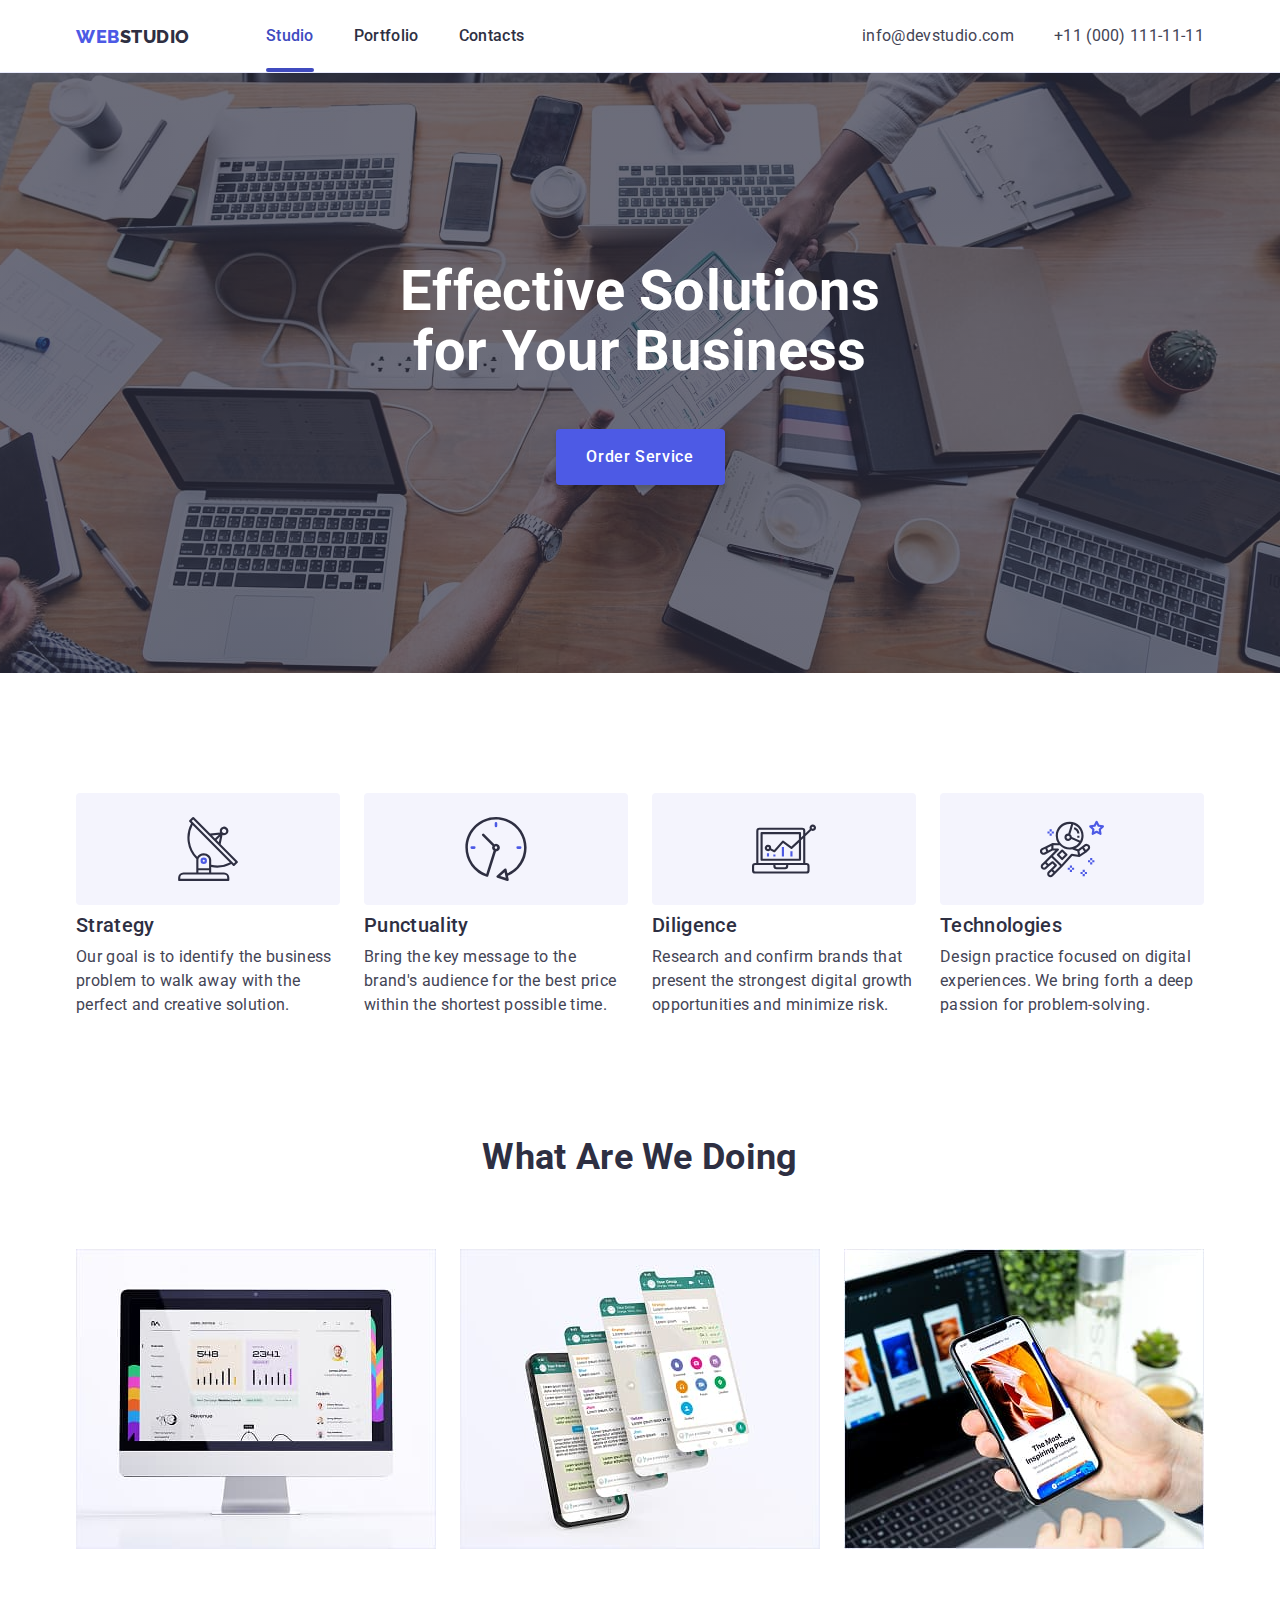
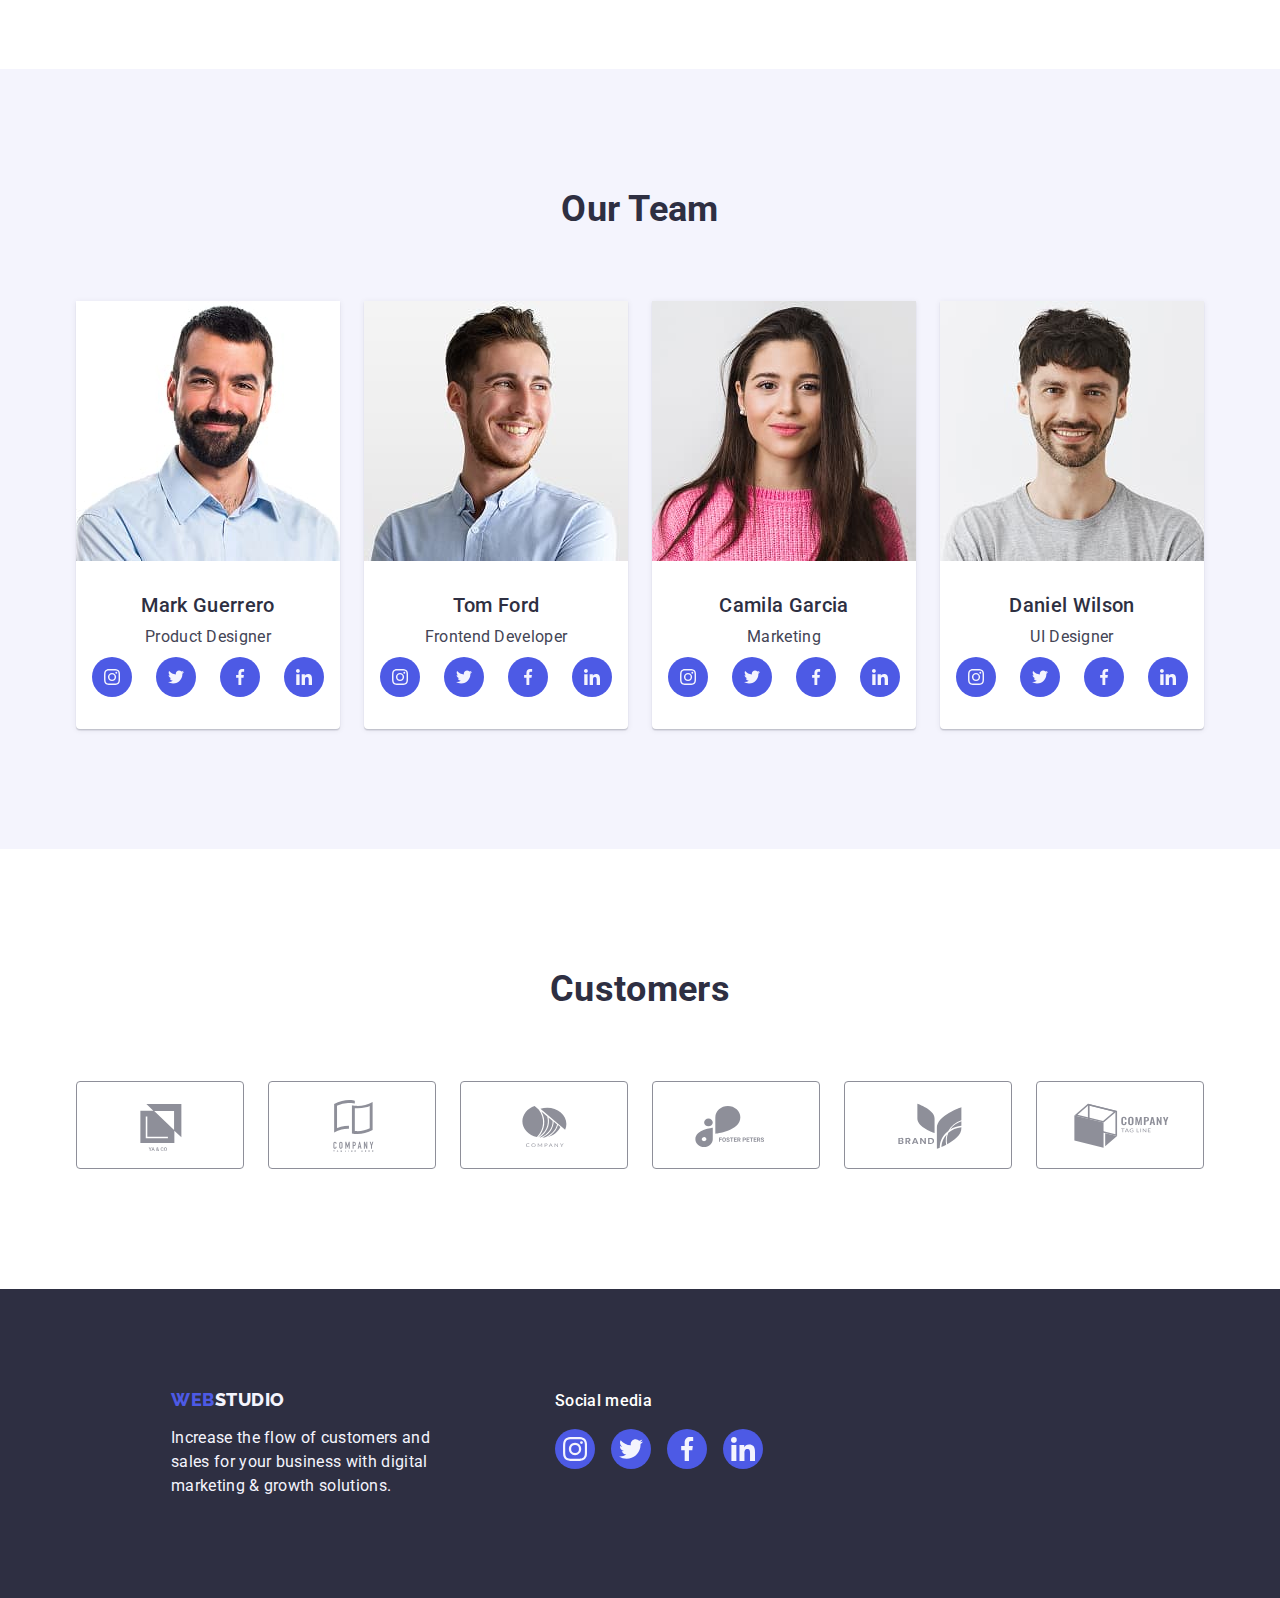
<file: index.html>
<!DOCTYPE html>
<html lang="en">
  <head>
    <meta charset="UTF-8" />
    <meta name="viewport" content="width=device-width, initial-scale=1.0" />
    <title>Web Studio</title>
    <!-- Normalize -->
    <link
      rel="stylesheet"
      href="https://cdn.jsdelivr.net/npm/modern-normalize@3.0.1/modern-normalize.min.css"
    />
    <!-- Fonst -->
    <link rel="preconnect" href="https://fonts.googleapis.com" />
    <link rel="preconnect" href="https://fonts.gstatic.com" crossorigin />
    <link
      href="https://fonts.googleapis.com/css2?family=Raleway:wght@800&family=Roboto:wght@400;500;700;900&display=swap"
      rel="stylesheet"
    />
    <!-- Custom styles -->
    <link rel="stylesheet" href="./css/styles.css" />
  </head>
  <body class="page">
    <!-- Header section -->
    <header class="header">
      <div class="header-container container">
        <a class="header-logo logo link" href=""
          >Web<span class="header-logo-accent">Studio</span></a
        >
        <nav class="header-nav">
          <ul class="header-list list">
            <li class="header-item">
              <a class="header-link current link" href="./index.html">Studio</a>
            </li>
            <li class="header-item">
              <a class="header-link link" href="./portfolio.html">Portfolio</a>
            </li>
            <li class="header-item">
              <a class="header-link link" href="">Contacts</a>
            </li>
          </ul>
        </nav>
        <ul class="header-contact-list list">
          <li class="header-contact-item">
            <a class="header-contact link" href="mailto:info@devstudio.com"
              >info@devstudio.com</a
            >
          </li>
          <li class="header-contact-item">
            <a class="header-contact link" href="tel:+11(000)111-11-11"
              >+11 (000) 111-11-11</a
            >
          </li>
        </ul>
      </div>
    </header>
    <main>
      <!-- Hero section -->
      <section class="hero">
        <div class="hero-container container">
          <h1 class="hero-title">Effective Solutions for Your Business</h1>
          <button class="hero-button btn button" type="button" data-modal-open>
            Order Service
          </button>
        </div>
      </section>
      <!-- Feature section -->
      <section class="feature section">
        <div class="container">
          <h2 class="hidden-title">Feature</h2>
          <ul class="feature-list list">
            <li class="feature-item">
              <ul class="feature-icon-list list">
                <li class="feature-icon-item">
                  <svg class="feature-icon" width="64" height="64">
                    <use href="./images/icons.svg#icon-antenna"></use>
                  </svg>
                </li>
              </ul>
              <h3 class="title-secondary">Strategy</h3>
              <p class="feature-text">
                Our goal is to identify the business problem to walk away with
                the perfect and creative solution.
              </p>
            </li>
            <li class="feature-item">
              <ul class="feature-icon-list list">
                <li class="feature-icon-item">
                  <svg class="feature-icon" width="64" height="64">
                    <use href="./images/icons.svg#icon-clock"></use>
                  </svg>
                </li>
              </ul>
              <h3 class="title-secondary">Punctuality</h3>
              <p class="feature-text">
                Bring the key message to the brand's audience for the best price
                within the shortest possible time.
              </p>
            </li>
            <li class="feature-item">
              <ul class="feature-icon-list list">
                <li class="feature-icon-item">
                  <svg class="feature-icon" width="64" height="64">
                    <use href="./images/icons.svg#icon-diagram"></use>
                  </svg>
                </li>
              </ul>
              <h3 class="title-secondary">Diligence</h3>
              <p class="feature-text">
                Research and confirm brands that present the strongest digital
                growth opportunities and minimize risk.
              </p>
            </li>
            <li class="feature-item">
              <ul class="feature-icon-list list">
                <li class="feature-icon-item">
                  <svg class="feature-icon" width="64" height="64">
                    <use href="./images/icons.svg#icon-astronaut"></use>
                  </svg>
                </li>
              </ul>
              <h3 class="title-secondary">Technologies</h3>
              <p class="feature-text">
                Design practice focused on digital experiences. We bring forth a
                deep passion for problem-solving.
              </p>
            </li>
          </ul>
        </div>
      </section>
      <!-- What are we doing -->
      <section class="we-doing section">
        <div class="container">
          <h2 class="we-doing-title title">What are we doing</h2>
          <ul class="we-doing-list list">
            <li class="we-doing-item">
              <img
                class="we-doing-img"
                src="./images/we-doing/monitor.jpg"
                alt="Statistics infographics on the monitor"
                width="360"
                height="300"
              />
            </li>
            <li class="we-doing-item">
              <img
                class="we-doing-img"
                src="./images/we-doing/phone.jpg"
                alt="Phone with messages"
                width="360"
                height="300"
              />
            </li>
            <li class="we-doing-item">
              <img
                class="we-doing-img"
                src="./images/we-doing/phone-laptop.jpg"
                alt="Phone and laptop with website"
                width="360"
                height="300"
              />
            </li>
          </ul>
        </div>
      </section>
      <!-- Our Team section -->
      <section class="team section">
        <div class="container">
          <h2 class="team-title-primary title">Our Team</h2>
          <ul class="team-list card-set list">
            <li class="team-item card-set-item">
              <img
                class="team-img"
                src="./images/team/mark-guerrero.jpg"
                alt="Mark Guerrero product designer"
                width="264"
                height="260"
              />
              <div class="team-wraper">
                <h3 class="team-title title-secondary">Mark Guerrero</h3>
                <p class="team-text">Product Designer</p>
                <ul class="socials-list list">
                  <li class="socials-item">
                    <a
                      class="socials-link"
                      href="https://instagram.com"
                      target="_blank"
                      rel="noopener noreferrer"
                      aria-label="Instagram link"
                    >
                      <svg class="socials-icon" width="16" height="16">
                        <use href="./images/icons.svg#icon-instagram"></use>
                      </svg>
                    </a>
                  </li>

                  <li class="socials-item">
                    <a
                      class="socials-link"
                      href="https://twitter.com"
                      target="_blank"
                      rel="noopener noreferrer"
                      aria-label="Twitter link"
                    >
                      <svg class="socials-icon" width="16" height="16">
                        <use href="./images/icons.svg#icon-twitter"></use>
                      </svg>
                    </a>
                  </li>

                  <li class="socials-item">
                    <a
                      class="socials-link"
                      href="https://facebook.com"
                      target="_blank"
                      rel="noopener noreferrer"
                      aria-label="Facebook link"
                    >
                      <svg class="socials-icon" width="16" height="16">
                        <use href="./images/icons.svg#icon-facebook"></use>
                      </svg>
                    </a>
                  </li>

                  <li class="socials-item">
                    <a
                      class="socials-link"
                      href="https://linkedin.com"
                      target="_blank"
                      rel="noopener noreferrer"
                      aria-label="Linkedin link"
                    >
                      <svg class="socials-icon" width="16" height="16">
                        <use href="./images/icons.svg#icon-linkedin"></use>
                      </svg>
                    </a>
                  </li>
                </ul>
              </div>
            </li>

            <li class="team-item card-set-item">
              <img
                class="team-img"
                src="./images/team/tom-ford.jpg"
                alt="Tom Ford frontend developer"
                width="264"
                height="260"
              />
              <div class="team-wraper">
                <h3 class="team-title title-secondary">Tom Ford</h3>
                <p class="team-text">Frontend Developer</p>
                <ul class="socials-list list">
                  <li class="socials-item">
                    <a
                      class="socials-link"
                      href="https://instagram.com"
                      target="_blank"
                      rel="noopener noreferrer"
                      aria-label="Instagram link"
                    >
                      <svg class="socials-icon" width="16" height="16">
                        <use href="./images/icons.svg#icon-instagram"></use>
                      </svg>
                    </a>
                  </li>

                  <li class="socials-item">
                    <a
                      class="socials-link"
                      href="https://twitter.com"
                      target="_blank"
                      rel="noopener noreferrer"
                      aria-label="Twitter link"
                    >
                      <svg class="socials-icon" width="16" height="16">
                        <use href="./images/icons.svg#icon-twitter"></use>
                      </svg>
                    </a>
                  </li>

                  <li class="socials-item">
                    <a
                      class="socials-link"
                      href="https://facebook.com"
                      target="_blank"
                      rel="noopener noreferrer"
                      aria-label="Facebook link"
                    >
                      <svg class="socials-icon" width="16" height="16">
                        <use href="./images/icons.svg#icon-facebook"></use>
                      </svg>
                    </a>
                  </li>

                  <li class="socials-item">
                    <a
                      class="socials-link"
                      href="https://linkedin.com"
                      target="_blank"
                      rel="noopener noreferrer"
                      aria-label="Linkedin link"
                    >
                      <svg class="socials-icon" width="16" height="16">
                        <use href="./images/icons.svg#icon-linkedin"></use>
                      </svg>
                    </a>
                  </li>
                </ul>
              </div>
            </li>
            <li class="team-item card-set-item">
              <img
                class="team-img"
                src="./images/team/camila-garcia.jpg"
                alt="Camila Garcia marketing"
                width="264"
                height="260"
              />
              <div class="team-wraper">
                <h3 class="team-title title-secondary">Camila Garcia</h3>
                <p class="team-text">Marketing</p>
                <ul class="socials-list list">
                  <li class="socials-item">
                    <a
                      class="socials-link"
                      href="https://instagram.com"
                      target="_blank"
                      rel="noopener noreferrer"
                      aria-label="Instagram link"
                    >
                      <svg class="socials-icon" width="16" height="16">
                        <use href="./images/icons.svg#icon-instagram"></use>
                      </svg>
                    </a>
                  </li>

                  <li class="socials-item">
                    <a
                      class="socials-link"
                      href="https://twitter.com"
                      target="_blank"
                      rel="noopener noreferrer"
                      aria-label="Twitter link"
                    >
                      <svg class="socials-icon" width="16" height="16">
                        <use href="./images/icons.svg#icon-twitter"></use>
                      </svg>
                    </a>
                  </li>

                  <li class="socials-item">
                    <a
                      class="socials-link"
                      href="https://facebook.com"
                      target="_blank"
                      rel="noopener noreferrer"
                      aria-label="Facebook link"
                    >
                      <svg class="socials-icon" width="16" height="16">
                        <use href="./images/icons.svg#icon-facebook"></use>
                      </svg>
                    </a>
                  </li>

                  <li class="socials-item">
                    <a
                      class="socials-link"
                      href="https://linkedin.com"
                      target="_blank"
                      rel="noopener noreferrer"
                      aria-label="Linkedin link"
                    >
                      <svg class="socials-icon" width="16" height="16">
                        <use href="./images/icons.svg#icon-linkedin"></use>
                      </svg>
                    </a>
                  </li>
                </ul>
              </div>
            </li>
            <li class="team-item card-set-item">
              <img
                class="team-img"
                src="./images/team/daniel-wilson.jpg"
                alt="Daniel Wilson UI designer"
                width="264"
                height="260"
              />
              <div class="team-wraper">
                <h3 class="team-title title-secondary">Daniel Wilson</h3>
                <p class="team-text">UI Designer</p>
                <ul class="socials-list list">
                  <li class="socials-item">
                    <a
                      class="socials-link"
                      href="https://instagram.com"
                      target="_blank"
                      rel="noopener noreferrer"
                      aria-label="Instagram link"
                    >
                      <svg class="socials-icon" width="16" height="16">
                        <use href="./images/icons.svg#icon-instagram"></use>
                      </svg>
                    </a>
                  </li>

                  <li class="socials-item">
                    <a
                      class="socials-link"
                      href="https://twitter.com"
                      target="_blank"
                      rel="noopener noreferrer"
                      aria-label="Twitter link"
                    >
                      <svg class="socials-icon" width="16" height="16">
                        <use href="./images/icons.svg#icon-twitter"></use>
                      </svg>
                    </a>
                  </li>

                  <li class="socials-item">
                    <a
                      class="socials-link"
                      href="https://facebook.com"
                      target="_blank"
                      rel="noopener noreferrer"
                      aria-label="Facebook link"
                    >
                      <svg class="socials-icon" width="16" height="16">
                        <use href="./images/icons.svg#icon-facebook"></use>
                      </svg>
                    </a>
                  </li>

                  <li class="socials-item">
                    <a
                      class="socials-link"
                      href="https://linkedin.com"
                      target="_blank"
                      rel="noopener noreferrer"
                      aria-label="Linkedin link"
                    >
                      <svg class="socials-icon" width="16" height="16">
                        <use href="./images/icons.svg#icon-linkedin"></use>
                      </svg>
                    </a>
                  </li>
                </ul>
              </div>
            </li>
          </ul>
        </div>
      </section>
      <!-- Customers section -->
      <section class="section">
        <div class="customers-container container">
          <h2 class="customers-title title">Customers</h2>
          <ul class="customers-list list">
            <li class="customers-item">
              <a class="customers-link" href="">
                <svg class="customers-icon" width="104" height="56">
                  <use href="./images/icons.svg#icon-logo-1"></use>
                </svg>
              </a>
            </li>

            <li class="customers-item">
              <a class="customers-link" href="">
                <svg class="customers-icon" width="104" height="56">
                  <use href="./images/icons.svg#icon-logo-2"></use>
                </svg>
              </a>
            </li>

            <li class="customers-item">
              <a class="customers-link" href="">
                <svg class="customers-icon" width="104" height="56">
                  <use href="./images/icons.svg#icon-logo-3"></use>
                </svg>
              </a>
            </li>

            <li class="customers-item">
              <a class="customers-link" href="">
                <svg class="customers-icon" width="104" height="56">
                  <use href="./images/icons.svg#icon-logo-4"></use>
                </svg>
              </a>
            </li>

            <li class="customers-item">
              <a class="customers-link" href="">
                <svg class="customers-icon" width="104" height="56">
                  <use href="./images/icons.svg#icon-logo-5"></use>
                </svg>
              </a>
            </li>

            <li class="customers-item">
              <a class="customers-link" href="">
                <svg class="customers-icon" width="104" height="56">
                  <use href="./images/icons.svg#icon-logo-6"></use>
                </svg>
              </a>
            </li>
          </ul>
        </div>
      </section>
    </main>

    <!-- Footer section -->
    <footer class="footer">
      <div class="footer-container container">
        <div class="footer-left-wrapper">
          <a class="footer-logo logo link" href=""
            >Web<span class="footer-logo-accent">Studio</span></a
          >
          <p class="footer-text">
            Increase the flow of customers and sales for your business with
            digital marketing &amp; growth solutions.
          </p>
        </div>
        <div class="footer-right-wrapper">
          <p class="socials-text">Social media</p>
          <ul class="socials-list socials-list-footer list">
            <li class="socials-item">
              <a
                class="socials-link socials-footer-link"
                href="https://instagram.com"
                target="_blank"
                rel="noopener noreferrer"
                aria-label="Instagram link"
              >
                <svg class="socials-icon" width="24" height="24">
                  <use href="./images/icons.svg#icon-instagram"></use>
                </svg>
              </a>
            </li>

            <li class="socials-item">
              <a
                class="socials-link socials-footer-link"
                href="https://twitter.com"
                target="_blank"
                rel="noopener noreferrer"
                aria-label="Twitter link"
              >
                <svg class="socials-icon" width="24" height="24">
                  <use href="./images/icons.svg#icon-twitter"></use>
                </svg>
              </a>
            </li>

            <li class="socials-item">
              <a
                class="socials-link socials-footer-link"
                href="https://facebook.com"
                target="_blank"
                rel="noopener noreferrer"
                aria-label="Facebook link"
              >
                <svg class="socials-icon" width="24" height="24">
                  <use href="./images/icons.svg#icon-facebook"></use>
                </svg>
              </a>
            </li>

            <li class="socials-item">
              <a
                class="socials-link socials-footer-link"
                href="https://linkedin.com"
                target="_blank"
                rel="noopener noreferrer"
                aria-label="Linkedin link"
              >
                <svg class="socials-icon" width="24" height="24">
                  <use href="./images/icons.svg#icon-linkedin"></use>
                </svg>
              </a>
            </li>
          </ul>
        </div>
      </div>
    </footer>
    <!-- Modal window -->
    <div class="backdrop is-hidden" data-modal>
      <div class="modal">
        <button class="modal-btn button" type="button" data-modal-close>
          <svg class="modal-icon" width="8" height="8">
            <use href="./images/icons.svg#icon-close"></use>
          </svg>
        </button>
      </div>
    </div>

    <script src="./js/modal.js"></script>
  </body>
</html>
</file>
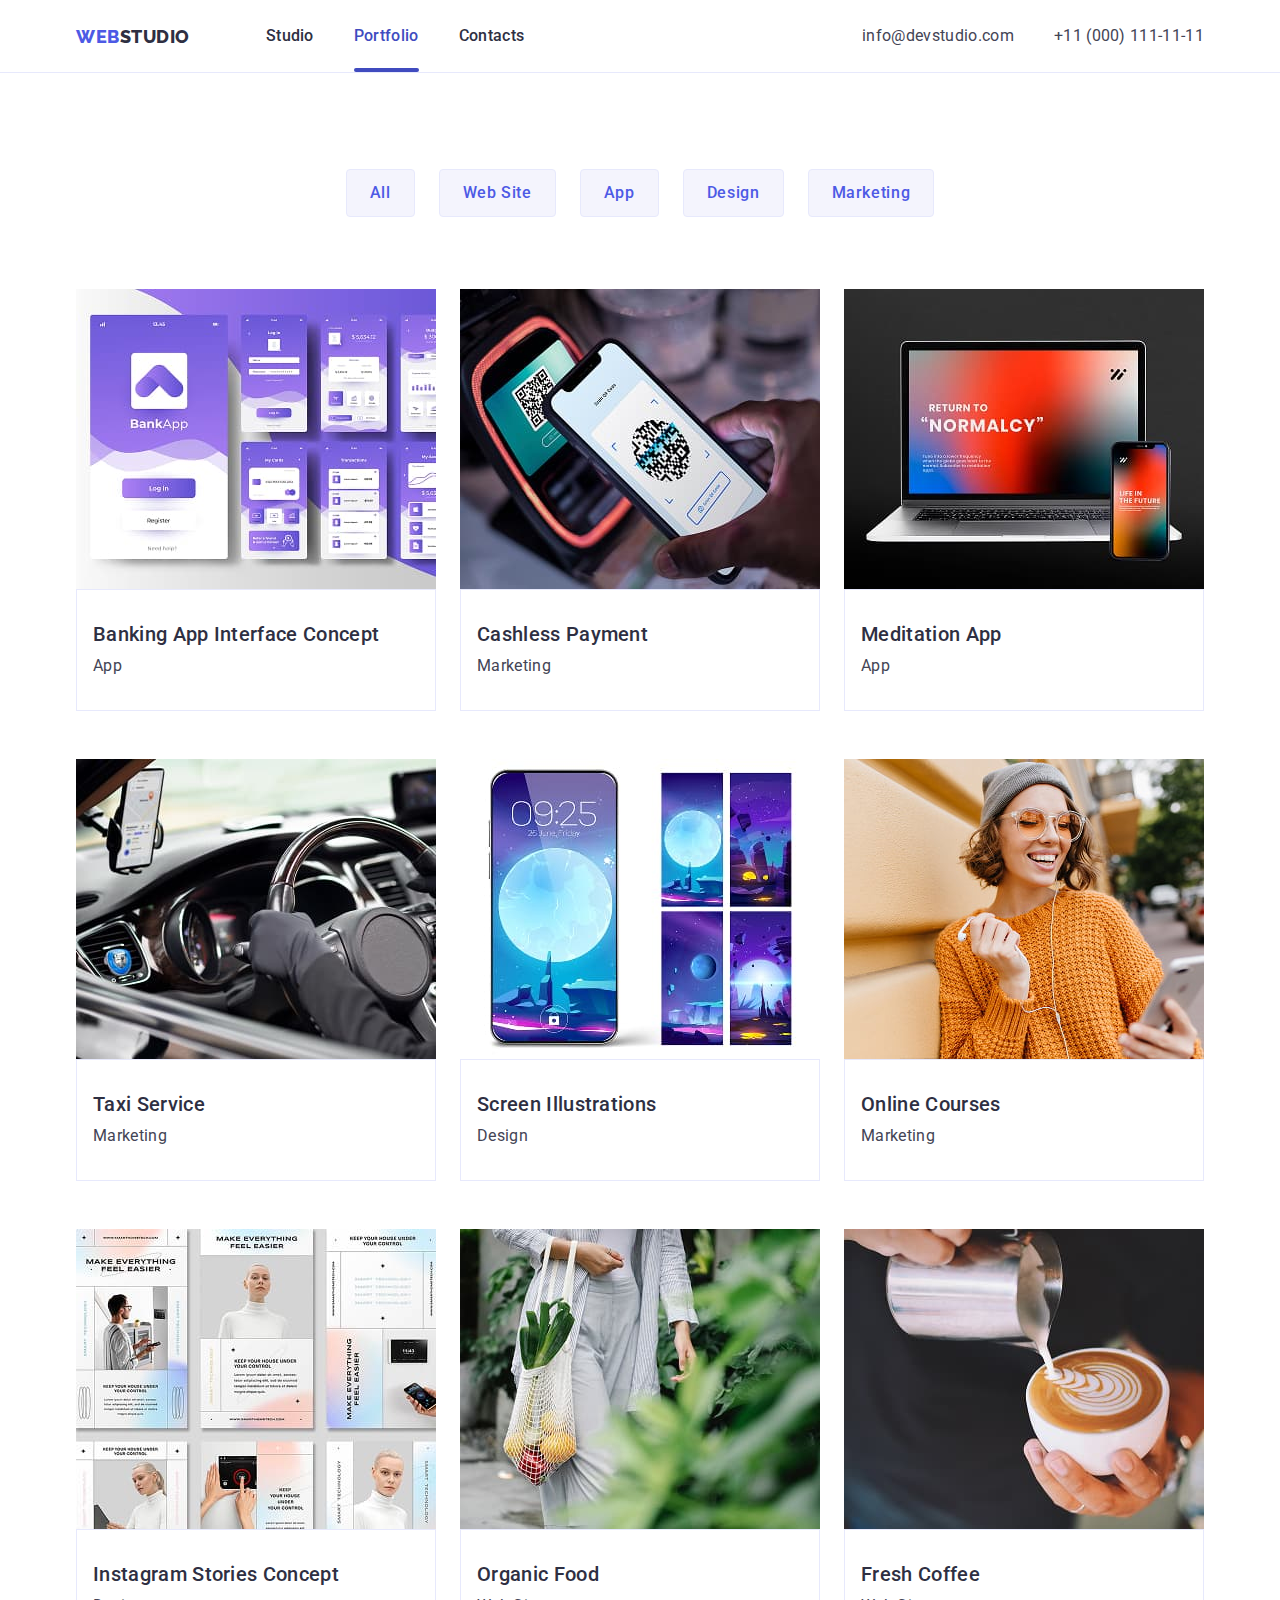
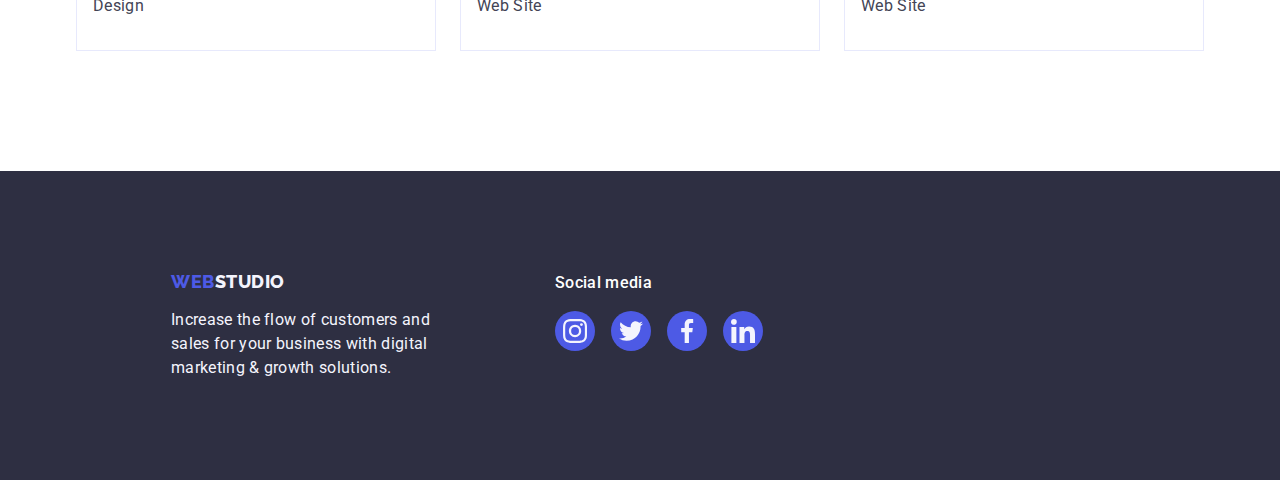
<file: portfolio.html>
<!DOCTYPE html>
<html lang="en">
  <head>
    <meta charset="UTF-8" />
    <meta name="viewport" content="width=device-width, initial-scale=1.0" />
    <title>Web Studio</title>
    <!-- Normalize -->
    <link
      rel="stylesheet"
      href="https://cdn.jsdelivr.net/npm/modern-normalize@3.0.1/modern-normalize.min.css"
    />
    <!-- Fonst -->
    <link rel="preconnect" href="https://fonts.googleapis.com" />
    <link rel="preconnect" href="https://fonts.gstatic.com" crossorigin />
    <link
      href="https://fonts.googleapis.com/css2?family=Raleway:wght@800&family=Roboto:wght@400;500;700;900&display=swap"
      rel="stylesheet"
    />
    <!-- Custom styles -->
    <link rel="stylesheet" href="./css/styles.css" />
  </head>
  <body class="page">
    <!-- Header section -->
    <header class="header">
      <div class="header-container container">
        <a class="header-logo logo link" href=""
          >Web<span class="header-logo-accent">Studio</span></a
        >
        <nav class="header-nav">
          <ul class="header-list list">
            <li class="header-item">
              <a class="header-link link" href="./index.html">Studio</a>
            </li>
            <li class="header-item">
              <a class="header-link current link" href="./portfolio.html"
                >Portfolio</a
              >
            </li>
            <li class="header-item">
              <a class="header-link link" href="">Contacts</a>
            </li>
          </ul>
        </nav>
        <ul class="header-contact-list list">
          <li class="header-contact-item">
            <a class="header-contact link" href="mailto:info@devstudio.com"
              >info@devstudio.com</a
            >
          </li>
          <li class="header-contact-item">
            <a class="header-contact link" href="tel:+11(000)111-11-11"
              >+11 (000) 111-11-11</a
            >
          </li>
        </ul>
      </div>
    </header>
    <main>
      <!-- Filters section -->
      <section class="filters">
        <div class="container">
          <h1 class="hidden-title">Filters</h1>
          <ul class="filters-list list">
            <li class="filters-item">
              <button class="filters-button btn button" type="button">
                All
              </button>
            </li>
            <li class="filters-item">
              <button class="filters-button btn button" type="button">
                Web Site
              </button>
            </li>
            <li class="filters-item">
              <button class="filters-button btn button" type="button">
                App
              </button>
            </li>
            <li class="filters-item">
              <button class="filters-button btn button" type="button">
                Design
              </button>
            </li>
            <li class="filters-item">
              <button class="filters-button btn button" type="button">
                Marketing
              </button>
            </li>
          </ul>
        </div>
      </section>
      <!-- Card row section -->
      <section class="card section">
        <div class="container">
          <h2 class="hidden-title">Card row</h2>
          <ul class="card-list card-set list">
            <li class="card-item card-set-item">
              <a class="card-link link" href="">
                <div class="card-overlay-wrapper">
                  <img
                    src="./images/card-row/banking-app.jpg"
                    alt="Registration form in the banking application"
                    width="360"
                    height="300"
                  />
                  <p class="overlay">
                    14 Stylish and User-Friendly App Design Concepts · Task
                    Manager App · Calorie Tracker App · Exotic Fruit Ecommerce
                    App · Cloud Storage App
                  </p>
                </div>
                <div class="card-wrapper">
                  <h3 class="title-secondary">Banking App Interface Concept</h3>
                  <p class="card-text">App</p>
                </div>
              </a>
            </li>
            <li class="card-item card-set-item">
              <a class="card-link link" href="">
                <div class="card-overlay-wrapper">
                  <img
                    src="./images/card-row/cashless-pay.jpg"
                    alt="Payment by phone via terminal"
                    width="360"
                    height="300"
                  />
                  <p class="overlay">
                    14 Stylish and User-Friendly App Design Concepts · Task
                    Manager App · Calorie Tracker App · Exotic Fruit Ecommerce
                    App · Cloud Storage App
                  </p>
                </div>
                <div class="card-wrapper">
                  <h3 class="title-secondary">Cashless Payment</h3>
                  <p class="card-text">Marketing</p>
                </div>
              </a>
            </li>
            <li class="card-item card-set-item">
              <a class="card-link link" href="">
                <div class="card-overlay-wrapper">
                  <img
                    src="./images/card-row/laptop-phone.jpg"
                    alt="Meditation app for laptop and phone"
                    width="360"
                    height="300"
                  />
                  <p class="overlay">
                    14 Stylish and User-Friendly App Design Concepts · Task
                    Manager App · Calorie Tracker App · Exotic Fruit Ecommerce
                    App · Cloud Storage App
                  </p>
                </div>
                <div class="card-wrapper">
                  <h3 class="title-secondary">Meditation App</h3>
                  <p class="card-text">App</p>
                </div>
              </a>
            </li>
            <li class="card-item card-set-item">
              <a class="card-link link" href="">
                <div class="card-overlay-wrapper">
                  <img
                    src="./images/card-row/car.jpg"
                    alt="Taxi driver driving a car"
                    width="360"
                    height="300"
                  />
                  <p class="overlay">
                    14 Stylish and User-Friendly App Design Concepts · Task
                    Manager App · Calorie Tracker App · Exotic Fruit Ecommerce
                    App · Cloud Storage App
                  </p>
                </div>
                <div class="card-wrapper">
                  <h3 class="title-secondary">Taxi Service</h3>
                  <p class="card-text">Marketing</p>
                </div>
              </a>
            </li>
            <li class="card-item card-set-item">
              <a class="card-link link" href="">
                <div class="card-overlay-wrapper">
                  <img
                    src="./images/card-row/illustrations.jpg"
                    alt="Phone with background image"
                    width="360"
                    height="300"
                  />
                  <p class="overlay">
                    14 Stylish and User-Friendly App Design Concepts · Task
                    Manager App · Calorie Tracker App · Exotic Fruit Ecommerce
                    App · Cloud Storage App
                  </p>
                </div>
                <div class="card-wrapper">
                  <h3 class="title-secondary">Screen Illustrations</h3>
                  <p class="card-text">Design</p>
                </div>
              </a>
            </li>
            <li class="card-item card-set-item">
              <a class="card-link link" href="">
                <div class="card-overlay-wrapper">
                  <img
                    src="./images/card-row/girl.jpg"
                    alt="Girl in headphones with a phone"
                    width="360"
                    height="300"
                  />
                  <p class="overlay">
                    14 Stylish and User-Friendly App Design Concepts · Task
                    Manager App · Calorie Tracker App · Exotic Fruit Ecommerce
                    App · Cloud Storage App
                  </p>
                </div>
                <div class="card-wrapper">
                  <h3 class="title-secondary">Online Courses</h3>
                  <p class="card-text">Marketing</p>
                </div>
              </a>
            </li>
            <li class="card-item card-set-item">
              <a class="card-link link" href="">
                <div class="card-overlay-wrapper">
                  <img
                    src="./images/card-row/stories.jpg"
                    alt="Instagram stories concept page"
                    width="360"
                    height="300"
                  />
                  <p class="overlay">
                    14 Stylish and User-Friendly App Design Concepts · Task
                    Manager App · Calorie Tracker App · Exotic Fruit Ecommerce
                    App · Cloud Storage App
                  </p>
                </div>
                <div class="card-wrapper">
                  <h3 class="title-secondary">Instagram Stories Concept</h3>
                  <p class="card-text">Design</p>
                </div>
              </a>
            </li>
            <li class="card-item card-set-item">
              <a class="card-link link" href="">
                <div class="card-overlay-wrapper">
                  <img
                    src="./images/card-row/organic-food.jpg"
                    alt="Girl with a string bag of fruits and vegetables"
                    width="360"
                    height="300"
                  />
                  <p class="overlay">
                    14 Stylish and User-Friendly App Design Concepts · Task
                    Manager App · Calorie Tracker App · Exotic Fruit Ecommerce
                    App · Cloud Storage App
                  </p>
                </div>
                <div class="card-wrapper">
                  <h3 class="title-secondary">Organic Food</h3>
                  <p class="card-text">Web Site</p>
                </div>
              </a>
            </li>
            <li class="card-item card-set-item">
              <a class="card-link link" href="">
                <div class="card-overlay-wrapper">
                  <img
                    src="./images/card-row/coffee.jpg"
                    alt="A cup of fresh coffee"
                    width="360"
                    height="300"
                  />
                  <p class="overlay">
                    14 Stylish and User-Friendly App Design Concepts · Task
                    Manager App · Calorie Tracker App · Exotic Fruit Ecommerce
                    App · Cloud Storage App
                  </p>
                </div>
                <div class="card-wrapper">
                  <h3 class="title-secondary">Fresh Coffee</h3>
                  <p class="card-text">Web Site</p>
                </div>
              </a>
            </li>
          </ul>
        </div>
      </section>
    </main>

    <!-- Footer section -->
    <footer class="footer">
      <div class="footer-container container">
        <div class="footer-left-wrapper">
          <a class="footer-logo logo link" href=""
            >Web<span class="footer-logo-accent">Studio</span></a
          >
          <p class="footer-text">
            Increase the flow of customers and sales for your business with
            digital marketing &amp; growth solutions.
          </p>
        </div>
        <div class="footer-right-wrapper">
          <p class="socials-text">Social media</p>
          <ul class="socials-list socials-list-footer list">
            <li class="socials-item">
              <a
                class="socials-link socials-footer-link"
                href="https://instagram.com"
                target="_blank"
                rel="noopener noreferrer"
                aria-label="Instagram link"
              >
                <svg class="socials-icon" width="24" height="24">
                  <use href="./images/icons.svg#icon-instagram"></use>
                </svg>
              </a>
            </li>

            <li class="socials-item">
              <a
                class="socials-link socials-footer-link"
                href="https://twitter.com"
                target="_blank"
                rel="noopener noreferrer"
                aria-label="Twitter link"
              >
                <svg class="socials-icon" width="24" height="24">
                  <use href="./images/icons.svg#icon-twitter"></use>
                </svg>
              </a>
            </li>

            <li class="socials-item">
              <a
                class="socials-link socials-footer-link"
                href="https://facebook.com"
                target="_blank"
                rel="noopener noreferrer"
                aria-label="Facebook link"
              >
                <svg class="socials-icon" width="24" height="24">
                  <use href="./images/icons.svg#icon-facebook"></use>
                </svg>
              </a>
            </li>

            <li class="socials-item">
              <a
                class="socials-link socials-footer-link"
                href="https://linkedin.com"
                target="_blank"
                rel="noopener noreferrer"
                aria-label="Linkedin link"
              >
                <svg class="socials-icon" width="24" height="24">
                  <use href="./images/icons.svg#icon-linkedin"></use>
                </svg>
              </a>
            </li>
          </ul>
        </div>
      </div>
    </footer>
  </body>
</html>
</file>
<file: css/styles.css>
:root {
  /* Fonts */
    --font-family: "Roboto", sans-serif;
    --second-family: "Raleway", sans-serif;

  /* Text colors */
  --navy-blue-tx: #2e2f42;
  --iris-tx: #4d5ae5;
  --slate-tx: #434455;
  --white-tx: #fff;
  --cloud-tx: #f4f4fd;
  --ocean-tx: #404bbf;

/* BG colors */
--navy-blue-bg: #2e2f42;
--iris-bg: #4d5ae5;
--ocean-bg: #404bbf;
--white-bg: #fff;
--cloud-bg: #f4f4fd;
--green-bg:#31D0AA;
--light-slate-bg: #8e8f99;
  --dairy-bg: #fcfcfc;
  --cornflower-bg: #e7e9fc;

/* BR colors */
--cornflower-br: #e7e9fc;
--light-slate-br: #8e8f99;
--cloud-br: #f4f4fd;
--ocean-br: #404bbf;
--navy-blue-modal:rgba(46, 47, 66, 0.4);

/* Others */
--items: 3;
--indent: 24px;
--radius: 4px;

--trns-fast: 250ms cubic-bezier(0.4, 0, 0.2, 1);
}

/* reset styles */
h1, 
h2, 
h3, 
h4, 
h5, 
h6, 
p {
  margin: 0;
}

img {
  display: block;
  max-width: 100%;
  height: auto;
}

.page {
  font-family: var(--font-family);
  font-size: 16px;
  line-height: calc(24 / 16);
  letter-spacing: 0.02em;
  color: var(--navy-blue-tx);
}

.hidden-title {
  position: absolute;
  white-space: nowrap;
  width: 1px;
  height: 1px;
  overflow: hidden;
  border: 0;
  padding: 0;
  clip: rect(0 0 0 0);
  clip-path: inset(100%);
  margin: -1px;
}

.link {
  text-decoration: none;
  color: currentColor;
}

.list {
  list-style:none;
  margin: 0;
  padding: 0;
}
/* reset end */

.container {
  width: 1158px;
  padding-left: 15px;
  padding-right: 15px;
  margin-left: auto;
  margin-right: auto;
}

.section {
  padding-top: 120px;
  padding-bottom: 120px;
}

.logo {
  font-family: var(--second-family);
  font-weight: 800;
  font-size: 18px;
  line-height: calc(21 / 18);
  letter-spacing: 0.03em;
  text-transform: uppercase;
  color: var(--iris-tx);
}

.btn {
  border-radius: var(--radius);
  font-family: inherit;
  font-weight: 500;
  font-size: 16px;
  line-height: calc(24 / 16);
  letter-spacing: 0.04em;
}

.button {
  cursor: pointer;
}

.title {
  margin-bottom: 72px;
  font-size: 36px;
  line-height: calc(40 / 36);
  text-transform: capitalize;
  text-align: center;
}

.title-secondary {
  margin-bottom: 8px;
  font-weight: 500;
  font-size: 20px;
  line-height: calc(24 / 20);
}

.card-set {
  display: flex;
  flex-wrap: wrap;
  gap: var(--indent);
}

.card-set-item {
  flex-basis: calc((100% - var(--indent) * (var(--items) -1)) / var(--items));
}

/* Header styles */
.header {
  background: var(--white-bg);
  border-bottom: 1px solid var(--cornflower-br);
}

.header-container {
  display: flex;
  align-items: center;
}

.header-logo {
  margin-right: 76px;
  padding-top: 24px;
  padding-bottom: 24px;
}

.header-logo-accent {
  color: var(--navy-blue-tx);
}

.header-nav {
  margin-right: auto;
}

.header-list {
  display: flex;
  align-items: center;
  gap: 40px;
}

.header-link {
  font-weight: 500;
}

/* Normal conditions */
.header-link,
.header-contact {
  position: relative;
  display: block;
  padding-top: 24px;
  padding-bottom: 24px;

  transition: color var(--trns-fast);
}

.current {
  color: var(--ocean-tx);
}

.header-contact-list {
  display: flex;
  align-items: center;
  gap: 40px;
}

.header-contact {
  color: var(--slate-tx);
}

/* Active conditions */
.header-link:hover,
.header-link:focus,
.header-contact:hover,
.header-contact:focus {
  color: var(--ocean-tx);
}

.header-link.current::after {
  content: '';
  position: absolute;
  bottom: 0;
  display: block;
  width: 100%;
  height: 4px;
  border-radius: var(--radius);
  background-color: var(--ocean-br);
}

/* Hero styles */
.hero {
  max-width: 1440px;
  margin-left: auto;
  margin-right: auto;
  padding-top: 188px;
  padding-bottom: 188px;
  background-color: var(--navy-blue-bg);
  background-image: linear-gradient(rgba(46, 47, 66, 0.7), rgba(46, 47, 66, 0.7)), url(../images/hero/bg-img.jpg);
  background-repeat: no-repeat;
  background-position: center;
  background-size: cover;
}

.hero-title {
  margin-left: auto;
  margin-right: auto;
  width: 496px;
  margin-bottom: 48px;
  font-size: 56px;
  line-height: calc(60 / 56);
  text-align: center;
  color: var(--white-tx);
}

/* Normal conditions */
.hero-button {
  display: block;
  margin-left: auto;
  margin-right: auto;
  min-width: 169px;
  min-height: 56px;
  padding: 15px 30px;
  color: var(--white-tx);
  background-color: var(--iris-bg);
  box-shadow: 0 4px 4px 0 rgba(0, 0, 0, 0.15);
  border: none;

  transition: background-color var(--trns-fast);
}

/* Active conditions */
.hero-button:hover,
.hero-button:focus {
  background-color: var(--ocean-bg);
}

/* Feature styles */
.feature-list {
  --items: 4;
  display: flex;
  flex-wrap: wrap;
  gap: var(--indent);
}

.feature-item {
  flex-basis: calc(100% / var(--items) - var(--indent));
}

.feature-text {
  color: var(--slate-tx);
}

.feature-icon-list {
  display: flex;
  align-items: center;
  justify-content: center;
}

.feature-icon-item {
  margin-bottom: 8px;
  display: flex;
  align-items: center;
  justify-content: center;
  width: 264px;
  height: 112px;
  border-radius: var(--radius);
  background-color: var(--cloud-bg);
}

/* What are we doing styles */
.we-doing {
  padding-top: 0;
}

.we-doing-list {
  display: flex;
  flex-wrap: wrap;
  justify-content: space-between;
}

/* Team styles */
.team {
  background-color: var(--cloud-bg);
}

.team-list {
  --items: 4;
}

.team-item {
  border-radius: 0 0 4px 4px;
  box-shadow: 0 2px 1px 0 rgba(46, 47, 66, 0.08), 0 1px 1px 0 rgba(46, 47, 66, 0.16), 0 1px 6px 0 rgba(46, 47, 66, 0.08);
  background-color: var(--white-bg);
}

.team-wraper {
  padding: 32px 16px;
}

.team-title {
  text-align: center;
}

.team-text {
  margin-bottom: 8px;
  text-align: center;
  color: var(--slate-tx);
}

.socials-list {
  display: flex;
  align-items: center;
  justify-content: center;
  gap: var(--indent);
}

/* Normal conditions */
.socials-link {
  display: flex;
  align-items: center;
  justify-content: center;
  width: 40px;
  height: 40px;
  background-color: var(--iris-bg);
  border-radius: 50%;

  transition: background-color var(--trns-fast);
}

.socials-icon {
  fill: var(--cloud-bg);
}

/* Active conditions */
.socials-link:hover, 
.socials-link:focus {
  background-color: var(--ocean-bg);
}

/* Customers styles */
.customers-list {
  display: flex;
  gap: var(--indent);
}

/* Normal conditions */
.customers-link {
  display: flex;
  align-items: center;
  justify-content: center;
  width: 168px;
  height: 88px;
  border: 1px solid var(--light-slate-br);
  border-radius: var(--radius);
  color: var(--light-slate-bg);

  transition: border-color var(--trns-fast), color var(--trns-fast);
}

/* Active conditions */
.customers-link:hover, 
.customers-link:focus { 
  color: var(--ocean-tx);
  border-color: var(--ocean-br);
}

/* Normal conditions */
.customers-icon {
  fill: currentColor;
}

/* Filters styles */
.filters {
  padding-top: 96px;
  padding-bottom: 72px;
}

.filters-list {
  display: flex;
  justify-content: center;
  gap: var(--indent);
}

/* Normal conditions */
.filters-button {
  text-align: center;
  color: var(--iris-tx);
  padding: 11px 23px;
  border: 1px solid var(--cornflower-br);
  background-color: var(--cloud-bg);

  transition: color var(--trns-fast), background-color var(--trns-fast), box-shadow var(--trns-fast);
}

/* Active conditions */
.filters-button:hover,
.filters-button:focus {
  color: var(--white-tx);
  background-color: var(--ocean-bg);
  box-shadow: 0 2px 2px 0 rgba(0, 0, 0, 0.12), 0 2px 1px 0 rgba(0, 0, 0, 0.08), 0 3px 1px 0 rgba(0, 0, 0, 0.1);
}

/* Card row styles */
.card {
  padding-top: 0;
}

.card-list {
  row-gap: 48px; 
}

/* Normal conditions */
.card-link {
  display: block;
  border-top: 0;
  background-color: var(--white-bg);
  transition: border var(--trns-fast), box-shadow var(--trns-fast);
}

.card-wrapper {
  padding-left: 16px;
  padding-top: 32px;
  padding-bottom: 32px;
  border: 1px solid var(--cornflower-br);
}

/* Active conditions */
.card-link:hover,
.card-link:focus {
  border: var(--cloud-br);
  box-shadow: 0 2px 1px 0 rgba(46, 47, 66, 0.08), 0 1px 1px 0 rgba(46, 47, 66, 0.16), 0 1px 6px 0 rgba(46, 47, 66, 0.08);
}

.card-overlay-wrapper {
  position: relative;
  overflow: hidden;
}

.overlay {
  position: absolute;
  left: 0;
  top: 0;
  width: 100%;
  height: 100%;
  overflow: auto;
  transform: translate(0, 100%);
  transition: transform var(--trns-fast);

  padding-top: 40px;
  padding-left: 32px;
  padding-right: 32px;
  color: var(--cloud-tx);
  background-color: var(--iris-bg);
}

.card-link:hover .overlay,
.card-link:focus .overlay {
  transform: translate(0, 0);

}

.card-text {
  color: var(--slate-tx);
}

/* Footer styles */
.footer {
  padding-top: 100px;
  padding-bottom: 100px;
  padding-left: 156px;
  background: var(--navy-blue-bg);
}

.footer-container {
  display: flex;
}

.footer-left-wrapper {
  margin-right: 120px;
  max-width: 264px;
}

.footer-logo {
  display: block;
  margin-bottom: 16px;
}

.footer-logo-accent {
  color: var(--cloud-tx);
}

.footer-text {
  color: var(--cloud-tx);
}

.socials-text {
  margin-bottom: 16px;
  font-weight: 500;
  color: var(--white-tx);
}

.socials-list-footer {
  gap: 16px;
}

/* Active conditions */
.socials-footer-link:hover,
.socials-footer-link:focus {
  background-color: var(--green-bg);
}

/* Modal window styles */
.backdrop {
  position: fixed;
  top: 0;
  left: 0;
  z-index: 100;
  width: 100%;
  height: 100%;
  background-color: var(--navy-blue-modal);
  transition: opasity var(--trns-fast), visibility var(--trns-fast);
}

.backdrop.is-hidden {
  opacity: 0;
  visibility: hidden;
  pointer-events: none;
}

.modal {
  position: absolute;
  top: 50%;
  left: 50%;
  transform: translate(-50%, -50%);
  width: 408px;
  min-height: 584px;
  background-color: var(--dairy-bg);
  border-radius: var(--radius);
  box-shadow: 0 2px 1px 0 rgba(0, 0, 0, 0.2), 0 1px 3px 0 rgba(0, 0, 0, 0.12), 0 1px 1px 0 rgba(0, 0, 0, 0.14);
  transition: transform var(--trns-fast), opacity var(--trns-fast);
}

.backdrop.is-hidden .modal {
  transform: translate(-50% -70%);
  opacity: 0;
}

.modal-btn {
  position: absolute;
  top: 24px;
  right: 24px;
  display: flex;
  justify-content: center;
  align-items: center;
  width: 24px;
  height: 24px;
  padding: 0;
  border: none;
  border-radius: 100%;
  background-color: var(--cornflower-bg);
  stroke-width: 1px;
  stroke: rgba(0, 0, 0, 0.1);
  background-color: var(--cornflower-bg);
  transition: background-color var(--trns-fast);
}

.modal-icon {
  fill: var(--navy-blue-tx);
  transition: fill var(--trns-fast);
}

.modal-btn:hover,
.modal-btn:focus {
  background-color: var(--ocean-bg);
}

.modal-btn:hover .modal-icon,
.modal-btn:focus .modal-icon {
  fill: var(--white-tx);
}
</file>
